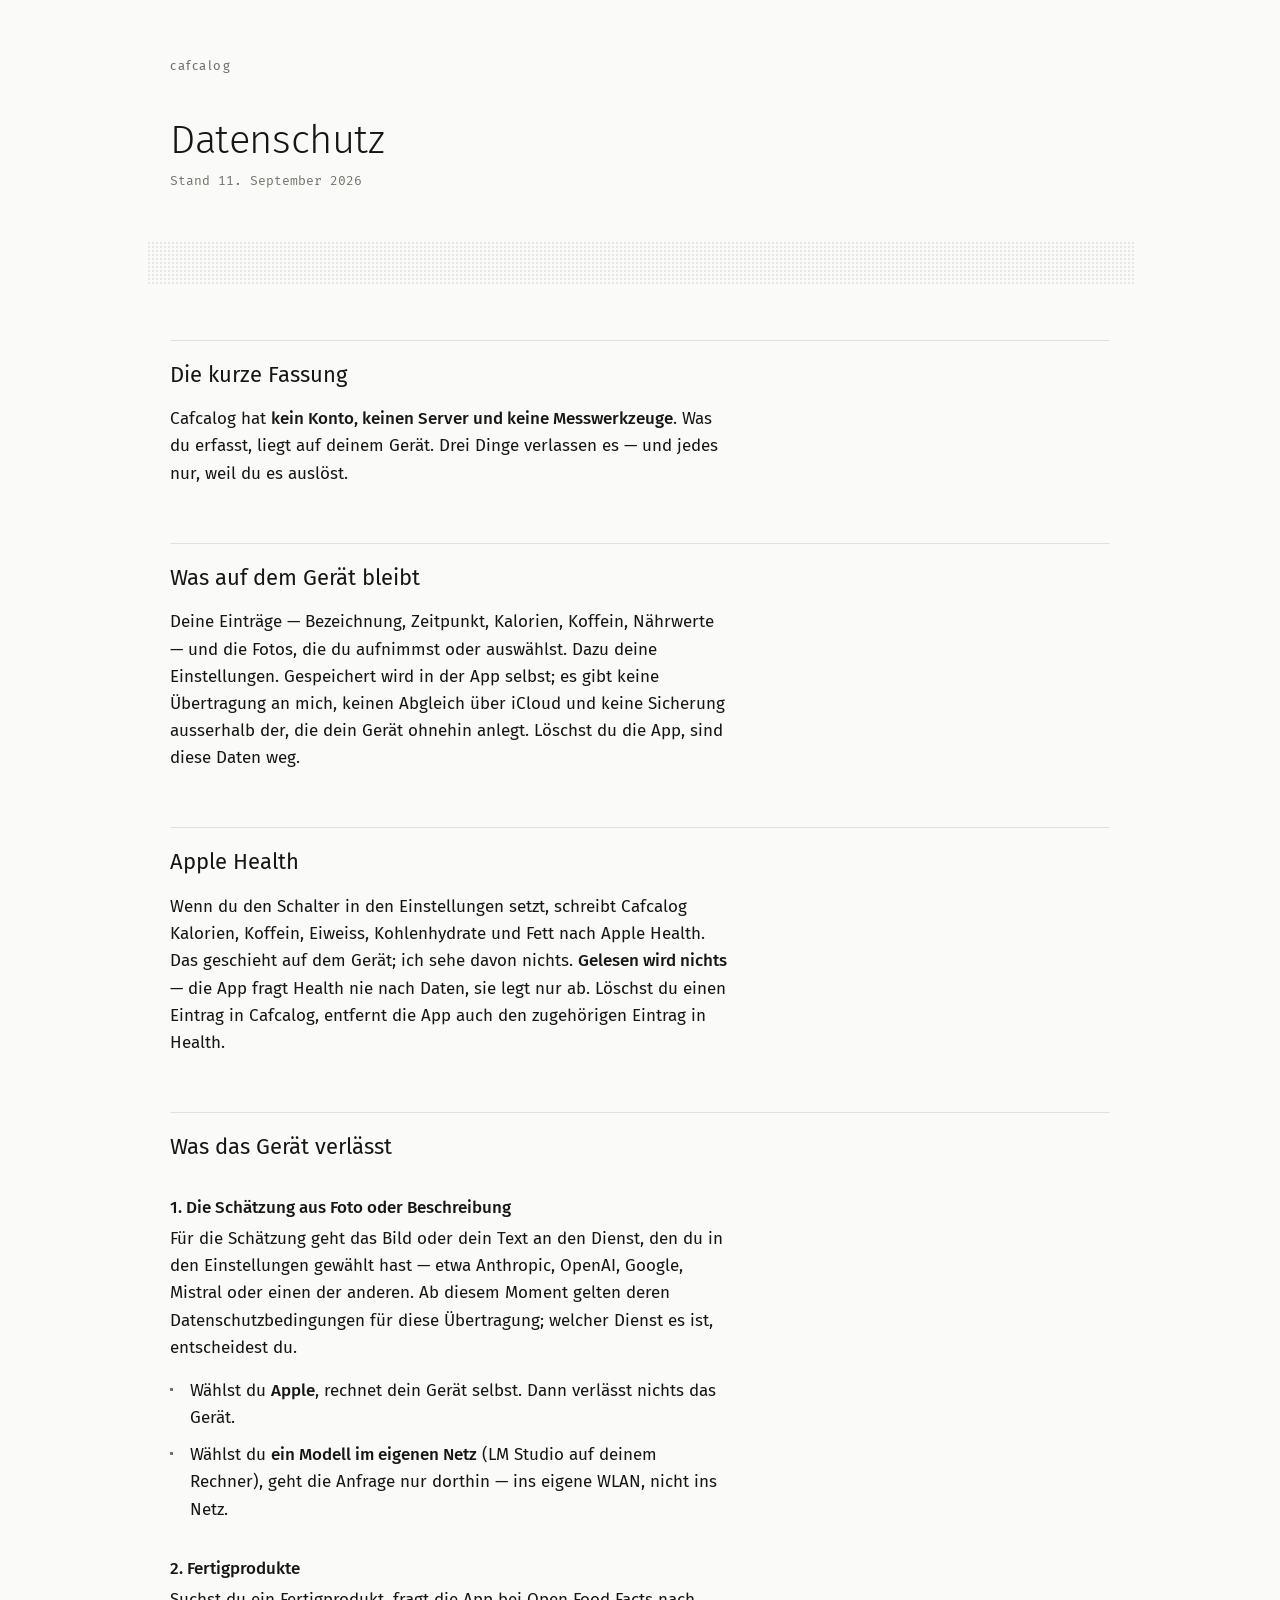
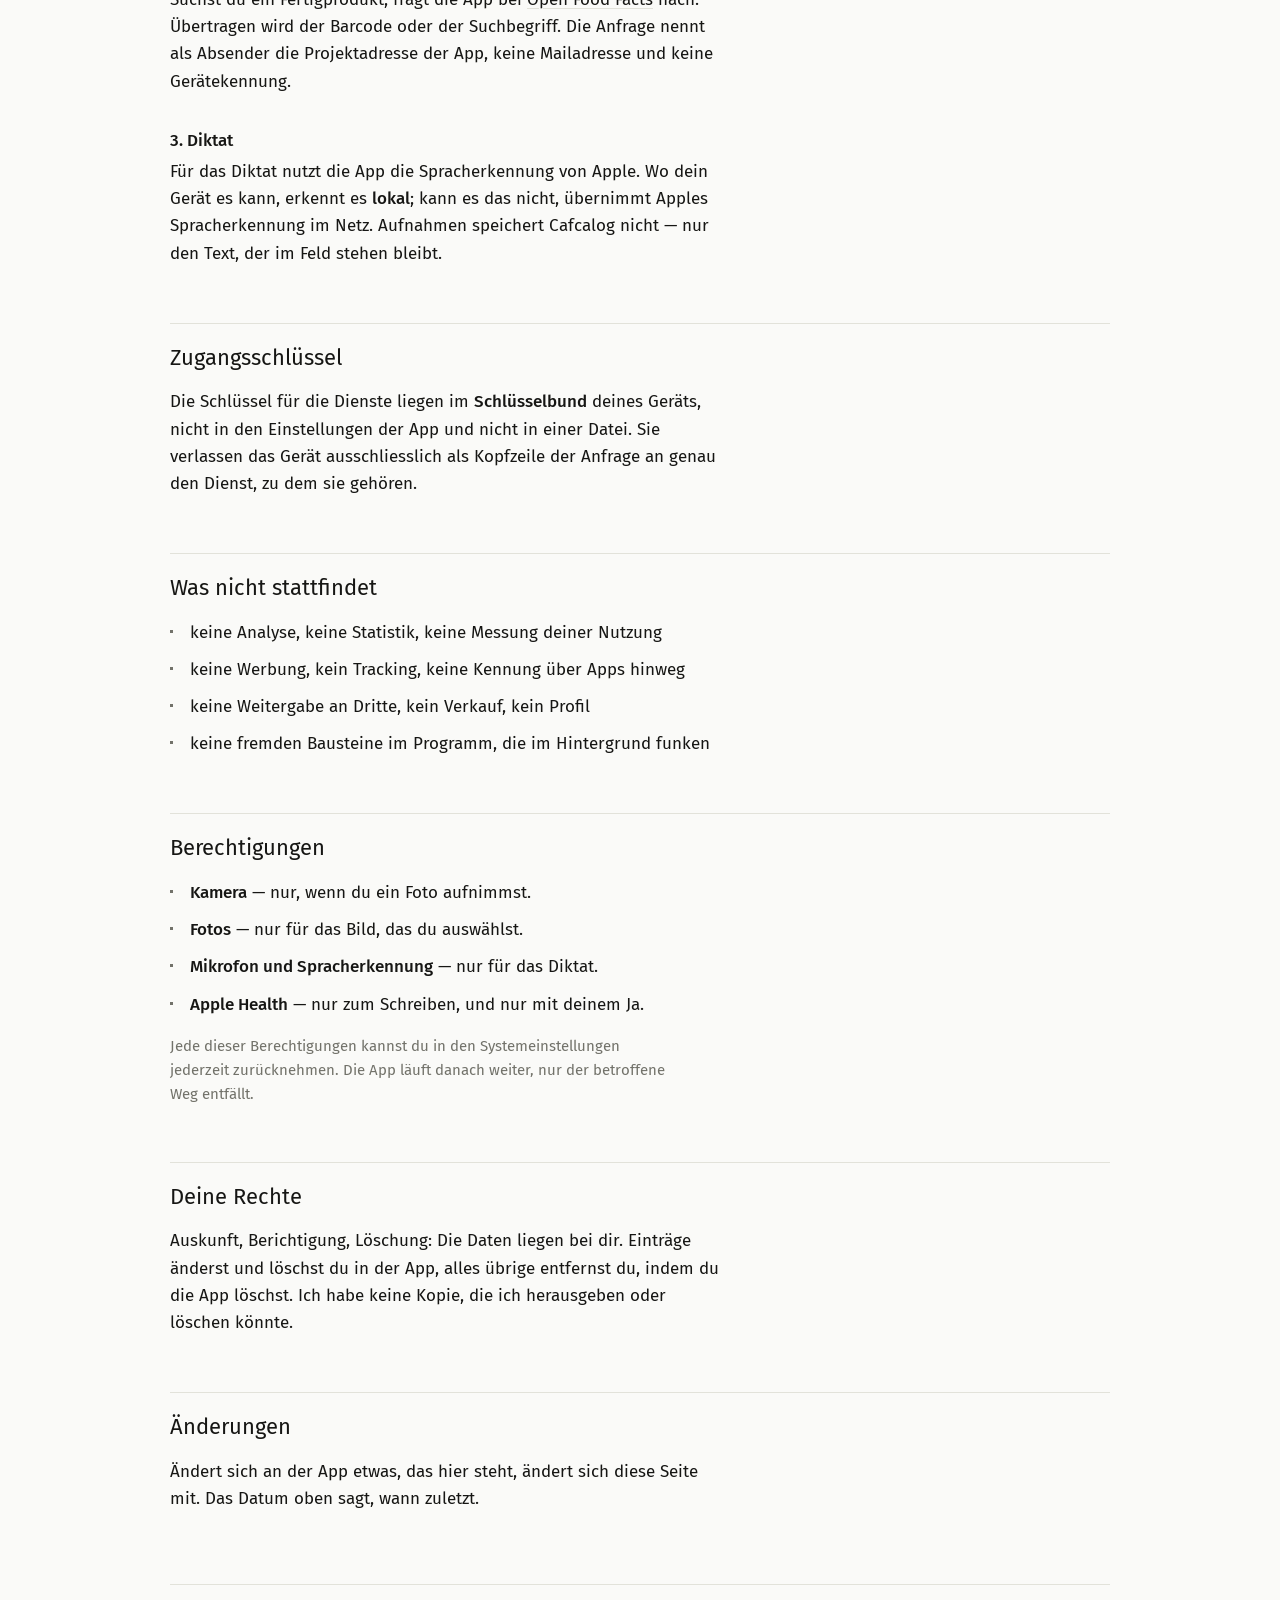
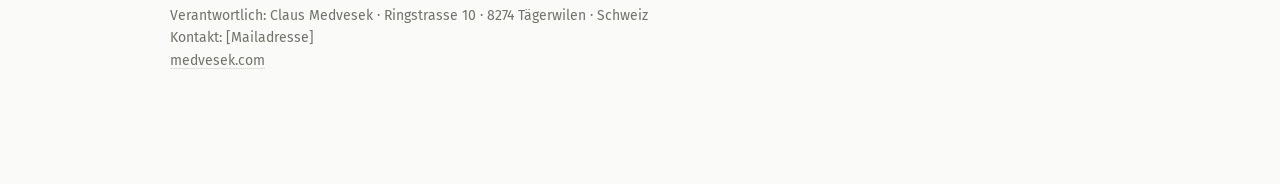
<file: web/datenschutz.html>
<!DOCTYPE html>
<html lang="de">
<head>
<meta charset="utf-8">
<meta name="viewport" content="width=device-width, initial-scale=1">
<title>Datenschutz — Cafcalog</title>
<meta name="description" content="Was Cafcalog speichert, was das Gerät verlässt und was nicht stattfindet.">
<link rel="preconnect" href="https://fonts.googleapis.com">
<link rel="preconnect" href="https://fonts.gstatic.com" crossorigin>
<link href="https://fonts.googleapis.com/css2?family=Fira+Mono&family=Fira+Sans:wght@300;400;500&display=swap" rel="stylesheet">
<link rel="stylesheet" href="cafcalog.css">
</head>
<body>
<main>

<header>
  <p class="marke">cafcalog</p>
  <h1>Datenschutz</h1>
  <p class="stand">Stand 11. September 2026</p>
</header>

<div class="raster"></div>

<h2>Die kurze Fassung</h2>
<p>
  Cafcalog hat <strong>kein Konto, keinen Server und keine Messwerkzeuge</strong>.
  Was du erfasst, liegt auf deinem Gerät. Drei Dinge verlassen es — und jedes
  nur, weil du es auslöst.
</p>

<h2>Was auf dem Gerät bleibt</h2>
<p>
  Deine Einträge — Bezeichnung, Zeitpunkt, Kalorien, Koffein, Nährwerte — und
  die Fotos, die du aufnimmst oder auswählst. Dazu deine Einstellungen.
  Gespeichert wird in der App selbst; es gibt keine Übertragung an mich, keinen
  Abgleich über iCloud und keine Sicherung ausserhalb der, die dein Gerät
  ohnehin anlegt. Löschst du die App, sind diese Daten weg.
</p>

<h2>Apple Health</h2>
<p>
  Wenn du den Schalter in den Einstellungen setzt, schreibt Cafcalog Kalorien,
  Koffein, Eiweiss, Kohlenhydrate und Fett nach Apple Health. Das geschieht auf
  dem Gerät; ich sehe davon nichts. <strong>Gelesen wird nichts</strong> — die
  App fragt Health nie nach Daten, sie legt nur ab. Löschst du einen Eintrag in
  Cafcalog, entfernt die App auch den zugehörigen Eintrag in Health.
</p>

<h2>Was das Gerät verlässt</h2>

<h3>1. Die Schätzung aus Foto oder Beschreibung</h3>
<p>
  Für die Schätzung geht das Bild oder dein Text an den Dienst, den du in den
  Einstellungen gewählt hast — etwa Anthropic, OpenAI, Google, Mistral oder
  einen der anderen. Ab diesem Moment gelten deren Datenschutzbedingungen für
  diese Übertragung; welcher Dienst es ist, entscheidest du.
</p>
<ul>
  <li>
    Wählst du <strong>Apple</strong>, rechnet dein Gerät selbst. Dann verlässt
    nichts das Gerät.
  </li>
  <li>
    Wählst du <strong>ein Modell im eigenen Netz</strong> (LM Studio auf deinem
    Rechner), geht die Anfrage nur dorthin — ins eigene WLAN, nicht ins Netz.
  </li>
</ul>

<h3>2. Fertigprodukte</h3>
<p>
  Suchst du ein Fertigprodukt, fragt die App bei
  <a href="https://world.openfoodfacts.org">Open Food Facts</a> nach. Übertragen
  wird der Barcode oder der Suchbegriff. Die Anfrage nennt als Absender die
  Projektadresse der App, keine Mailadresse und keine Gerätekennung.
</p>

<h3>3. Diktat</h3>
<p>
  Für das Diktat nutzt die App die Spracherkennung von Apple. Wo dein Gerät es
  kann, erkennt es <strong>lokal</strong>; kann es das nicht, übernimmt Apples
  Spracherkennung im Netz. Aufnahmen speichert Cafcalog nicht — nur den Text,
  der im Feld stehen bleibt.
</p>

<h2>Zugangsschlüssel</h2>
<p>
  Die Schlüssel für die Dienste liegen im <strong>Schlüsselbund</strong> deines
  Geräts, nicht in den Einstellungen der App und nicht in einer Datei. Sie
  verlassen das Gerät ausschliesslich als Kopfzeile der Anfrage an genau den
  Dienst, zu dem sie gehören.
</p>

<h2>Was nicht stattfindet</h2>
<ul>
  <li>keine Analyse, keine Statistik, keine Messung deiner Nutzung</li>
  <li>keine Werbung, kein Tracking, keine Kennung über Apps hinweg</li>
  <li>keine Weitergabe an Dritte, kein Verkauf, kein Profil</li>
  <li>keine fremden Bausteine im Programm, die im Hintergrund funken</li>
</ul>

<h2>Berechtigungen</h2>
<ul>
  <li><strong>Kamera</strong> — nur, wenn du ein Foto aufnimmst.</li>
  <li><strong>Fotos</strong> — nur für das Bild, das du auswählst.</li>
  <li><strong>Mikrofon und Spracherkennung</strong> — nur für das Diktat.</li>
  <li><strong>Apple Health</strong> — nur zum Schreiben, und nur mit deinem Ja.</li>
</ul>
<p class="leise">
  Jede dieser Berechtigungen kannst du in den Systemeinstellungen jederzeit
  zurücknehmen. Die App läuft danach weiter, nur der betroffene Weg entfällt.
</p>

<h2>Deine Rechte</h2>
<p>
  Auskunft, Berichtigung, Löschung: Die Daten liegen bei dir. Einträge änderst
  und löschst du in der App, alles übrige entfernst du, indem du die App
  löschst. Ich habe keine Kopie, die ich herausgeben oder löschen könnte.
</p>

<h2>Änderungen</h2>
<p>
  Ändert sich an der App etwas, das hier steht, ändert sich diese Seite mit.
  Das Datum oben sagt, wann zuletzt.
</p>

<footer>
  <p>
    Verantwortlich: Claus Medvesek · Ringstrasse 10 · 8274 Tägerwilen · Schweiz<br>
    Kontakt: [Mailadresse]<br>
    <a href="https://medvesek.com">medvesek.com</a>
  </p>
</footer>

</main>
</body>
</html>
</file>
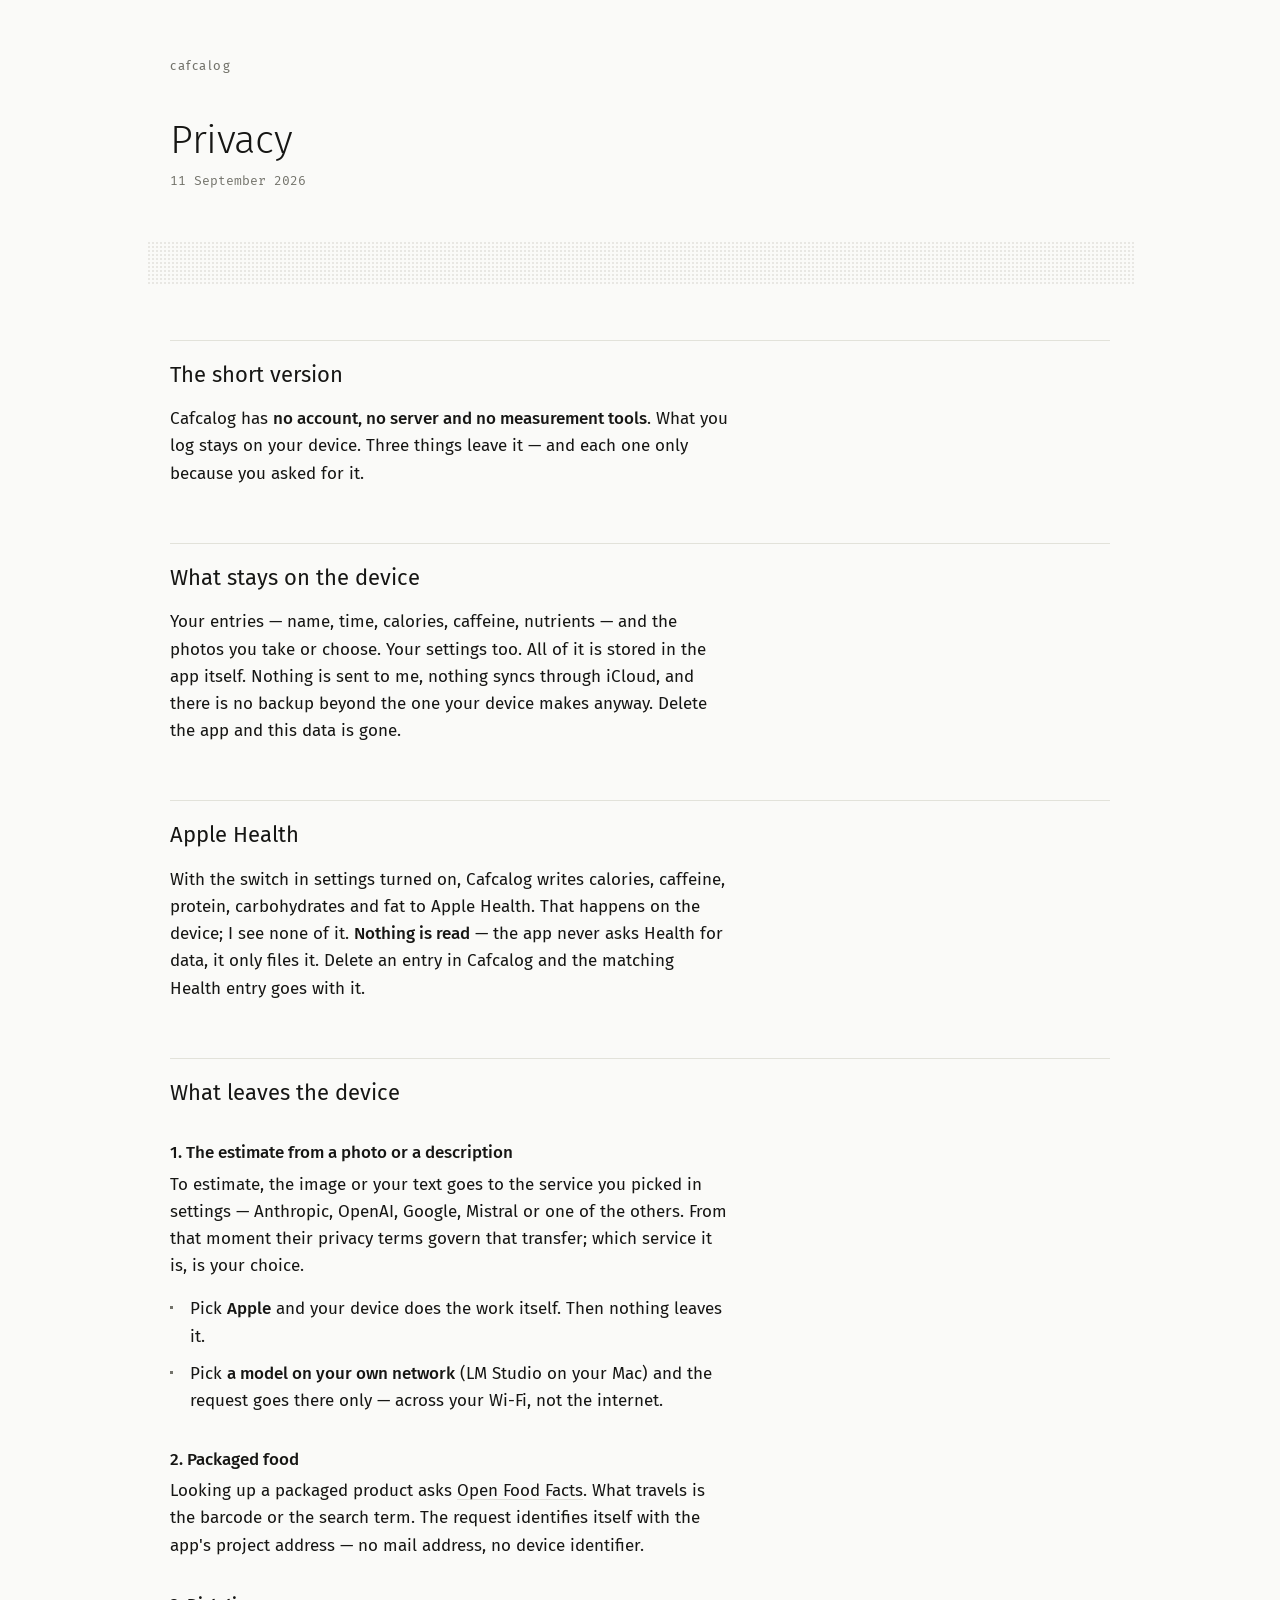
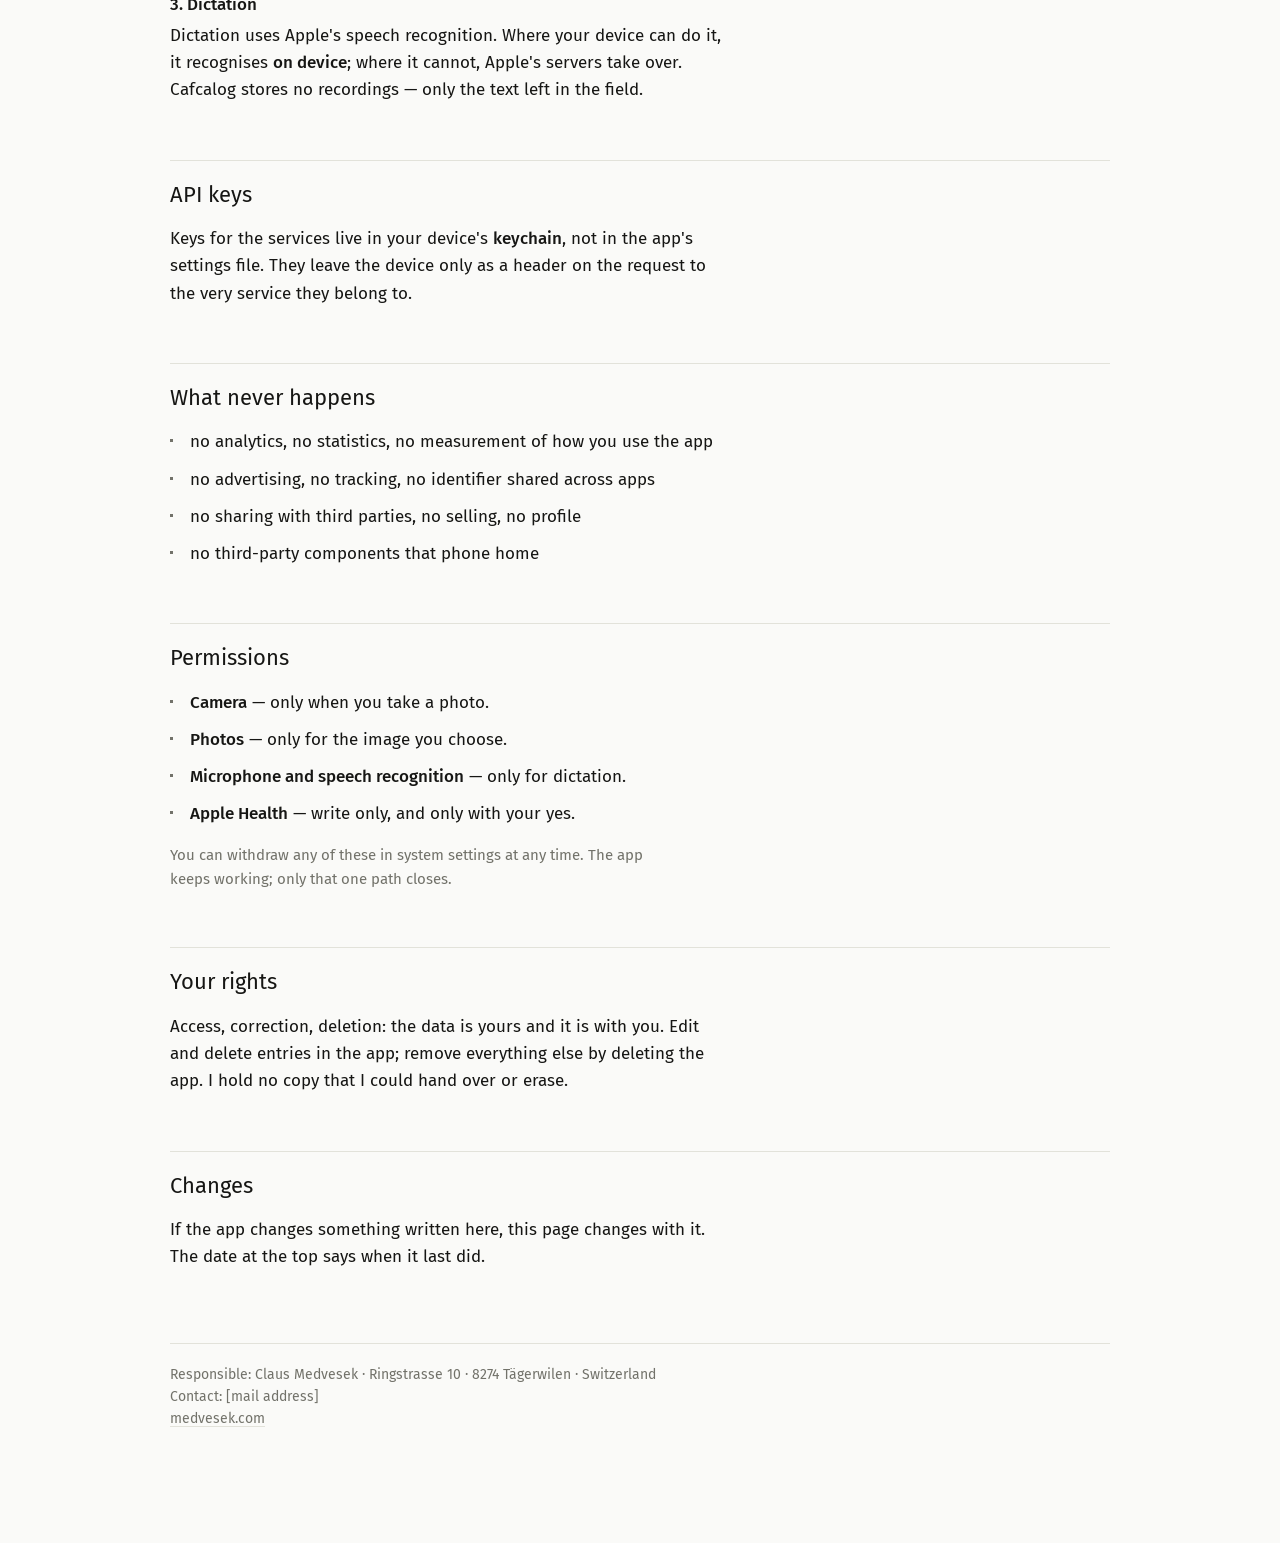
<file: web/privacy.html>
<!DOCTYPE html>
<html lang="en">
<head>
<meta charset="utf-8">
<meta name="viewport" content="width=device-width, initial-scale=1">
<title>Privacy — Cafcalog</title>
<meta name="description" content="What Cafcalog stores, what leaves your device, and what never happens.">
<link rel="preconnect" href="https://fonts.googleapis.com">
<link rel="preconnect" href="https://fonts.gstatic.com" crossorigin>
<link href="https://fonts.googleapis.com/css2?family=Fira+Mono&family=Fira+Sans:wght@300;400;500&display=swap" rel="stylesheet">
<link rel="stylesheet" href="cafcalog.css">
</head>
<body>
<main>

<header>
  <p class="marke">cafcalog</p>
  <h1>Privacy</h1>
  <p class="stand">11 September 2026</p>
</header>

<div class="raster"></div>

<h2>The short version</h2>
<p>
  Cafcalog has <strong>no account, no server and no measurement tools</strong>.
  What you log stays on your device. Three things leave it — and each one only
  because you asked for it.
</p>

<h2>What stays on the device</h2>
<p>
  Your entries — name, time, calories, caffeine, nutrients — and the photos you
  take or choose. Your settings too. All of it is stored in the app itself.
  Nothing is sent to me, nothing syncs through iCloud, and there is no backup
  beyond the one your device makes anyway. Delete the app and this data is gone.
</p>

<h2>Apple Health</h2>
<p>
  With the switch in settings turned on, Cafcalog writes calories, caffeine,
  protein, carbohydrates and fat to Apple Health. That happens on the device;
  I see none of it. <strong>Nothing is read</strong> — the app never asks Health
  for data, it only files it. Delete an entry in Cafcalog and the matching
  Health entry goes with it.
</p>

<h2>What leaves the device</h2>

<h3>1. The estimate from a photo or a description</h3>
<p>
  To estimate, the image or your text goes to the service you picked in
  settings — Anthropic, OpenAI, Google, Mistral or one of the others. From that
  moment their privacy terms govern that transfer; which service it is, is your
  choice.
</p>
<ul>
  <li>
    Pick <strong>Apple</strong> and your device does the work itself. Then
    nothing leaves it.
  </li>
  <li>
    Pick <strong>a model on your own network</strong> (LM Studio on your Mac)
    and the request goes there only — across your Wi-Fi, not the internet.
  </li>
</ul>

<h3>2. Packaged food</h3>
<p>
  Looking up a packaged product asks
  <a href="https://world.openfoodfacts.org">Open Food Facts</a>. What travels is
  the barcode or the search term. The request identifies itself with the app's
  project address — no mail address, no device identifier.
</p>

<h3>3. Dictation</h3>
<p>
  Dictation uses Apple's speech recognition. Where your device can do it, it
  recognises <strong>on device</strong>; where it cannot, Apple's servers take
  over. Cafcalog stores no recordings — only the text left in the field.
</p>

<h2>API keys</h2>
<p>
  Keys for the services live in your device's <strong>keychain</strong>, not in
  the app's settings file. They leave the device only as a header on the request
  to the very service they belong to.
</p>

<h2>What never happens</h2>
<ul>
  <li>no analytics, no statistics, no measurement of how you use the app</li>
  <li>no advertising, no tracking, no identifier shared across apps</li>
  <li>no sharing with third parties, no selling, no profile</li>
  <li>no third-party components that phone home</li>
</ul>

<h2>Permissions</h2>
<ul>
  <li><strong>Camera</strong> — only when you take a photo.</li>
  <li><strong>Photos</strong> — only for the image you choose.</li>
  <li><strong>Microphone and speech recognition</strong> — only for dictation.</li>
  <li><strong>Apple Health</strong> — write only, and only with your yes.</li>
</ul>
<p class="leise">
  You can withdraw any of these in system settings at any time. The app keeps
  working; only that one path closes.
</p>

<h2>Your rights</h2>
<p>
  Access, correction, deletion: the data is yours and it is with you. Edit and
  delete entries in the app; remove everything else by deleting the app. I hold
  no copy that I could hand over or erase.
</p>

<h2>Changes</h2>
<p>
  If the app changes something written here, this page changes with it. The date
  at the top says when it last did.
</p>

<footer>
  <p>
    Responsible: Claus Medvesek · Ringstrasse 10 · 8274 Tägerwilen · Switzerland<br>
    Contact: [mail address]<br>
    <a href="https://medvesek.com">medvesek.com</a>
  </p>
</footer>

</main>
</body>
</html>
</file>
<file: web/cafcalog.css>
/* Cafcalog im Netz — dieselbe Sprache wie die App: Papier, Tinte, Fira,
   Punktraster. Ein Stylesheet fuer alle Seiten, damit eine Aenderung an einer
   Stelle geschieht.

   Die Farbwerte sind die der App (DesignSystem.swift) und die der
   Figma-Variablen. Wer dort etwas aendert, aendert es hier mit. */

:root {
  --paper: #fafaf8;
  --ink: #161614;
  --ink-2: #72726a;
  --rule: #e2e2da;
  --matrix: #e8e7e3;
  --roast: #b4531f;
  --rand: 24px;
  --spalte: 640px;
}

/* Dunkel zweimal: einmal fuer die Systemwahl, einmal fuer eine ausdrueckliche
   Wahl am Wurzelelement. Sonst gewaenne das Betriebssystem gegen den Schalter
   einer Umgebung, die ihn setzt. */
@media (prefers-color-scheme: dark) {
  :root:not([data-theme="light"]) {
    --paper: #121211;
    --ink: #f0f0ea;
    --ink-2: #85857d;
    --rule: #2a2a27;
    --matrix: #222220;
    --roast: #e08a4e;
  }
}

:root[data-theme="dark"] {
    --paper: #121211;
    --ink: #f0f0ea;
    --ink-2: #85857d;
    --rule: #2a2a27;
    --matrix: #222220;
    --roast: #e08a4e;
}

* { box-sizing: border-box; }

html { -webkit-text-size-adjust: 100%; }

body {
  margin: 0;
  padding: 0 var(--rand) 96px;
  background: var(--paper);
  color: var(--ink);
  font-family: "Fira Sans", -apple-system, BlinkMacSystemFont, system-ui, sans-serif;
  font-weight: 400;
  font-size: 17px;
  line-height: 1.6;
  -webkit-font-smoothing: antialiased;
}

main { max-width: var(--spalte); margin: 0 auto; }

/* Das Punktband: dasselbe Raster wie der Zeitstrahl — Punkt 3, Teilung 4 —
   nur als Hintergrund gezeichnet statt als 1632 Elemente. */
.raster {
  height: 44px;
  margin: 0 calc(var(--rand) * -1);
  background-image: radial-gradient(var(--matrix) 1.4px, transparent 1.5px);
  background-size: 4px 4px;
  background-position: 1px 1px;
}

header { padding: 56px 0 0; }

.marke {
  font-size: 13px;
  letter-spacing: 0.12em;
  text-transform: lowercase;
  color: var(--ink-2);
  margin: 0 0 40px;
}

h1 {
  font-weight: 300;
  font-size: 40px;
  line-height: 1.15;
  letter-spacing: -0.01em;
  margin: 0 0 8px;
}

.stand {
  font-family: "Fira Mono", ui-monospace, SFMono-Regular, Menlo, monospace;
  font-size: 13px;
  color: var(--ink-2);
  margin: 0 0 48px;
}

h2 {
  font-weight: 400;
  font-size: 22px;
  line-height: 1.3;
  margin: 56px 0 16px;
  padding-top: 20px;
  border-top: 1px solid var(--rule);
}

h3 {
  font-weight: 500;
  font-size: 17px;
  margin: 32px 0 4px;
}

p { margin: 0 0 16px; max-width: 62ch; }

a { color: var(--ink); text-decoration-color: var(--rule); text-underline-offset: 3px; }
a:hover { text-decoration-color: var(--ink-2); }

strong { font-weight: 500; }

ul { margin: 0 0 16px; padding-left: 0; list-style: none; }

li {
  position: relative;
  padding-left: 20px;
  margin-bottom: 10px;
  max-width: 62ch;
}

/* Der Aufzaehlungspunkt ist ein Rasterpunkt, kein Bullet. */
li::before {
  content: "";
  position: absolute;
  left: 0;
  top: 11px;
  width: 3px;
  height: 3px;
  background: var(--ink-2);
}

.leise { color: var(--ink-2); font-size: 15px; }

.zahl {
  font-family: "Fira Mono", ui-monospace, SFMono-Regular, Menlo, monospace;
  font-variant-numeric: tabular-nums;
}

footer {
  margin-top: 72px;
  padding-top: 20px;
  border-top: 1px solid var(--rule);
  color: var(--ink-2);
  font-size: 14px;
}

footer a { color: var(--ink-2); }

@media (max-width: 480px) {
  h1 { font-size: 32px; }
  body { font-size: 16px; }
}

/* ——— Startseite ——————————————————————————————————————————————————
   Nur was die Promo-Seite zusätzlich braucht. Die Datenschutzseite kommt mit
   dem Satz darüber aus. */

.held { padding: 72px 0 8px; }

.held h1 {
  font-size: 56px;
  line-height: 1.05;
  margin-bottom: 24px;
}

.lead {
  font-size: 21px;
  line-height: 1.5;
  font-weight: 300;
  max-width: 30ch;
  margin-bottom: 32px;
}

/* Der Knopf ist eine Zeile mit Linie darunter, keine Schaltfläche mit
   Schlagschatten — dieselbe Machart wie die stillen Wege in der App. */
.laden {
  display: inline-block;
  font-size: 17px;
  font-weight: 500;
  text-decoration: none;
  color: var(--ink);
  border-bottom: 1px solid var(--ink);
  padding-bottom: 4px;
}

.laden[aria-disabled="true"] {
  color: var(--ink-2);
  border-bottom-color: var(--rule);
  cursor: default;
}

.block { margin-top: 72px; }

/* Text und Bild nebeneinander, ab Tabletbreite. Darunter untereinander —
   ein Telefonbild neben zwei Zeilen Text wäre beides zu klein. */
.paar {
  display: grid;
  gap: 32px;
  align-items: start;
}

@media (min-width: 720px) {
  :root { --spalte: 940px; }
  .paar { grid-template-columns: 1fr 320px; gap: 56px; }
  .paar.gedreht { grid-template-columns: 320px 1fr; }
  .paar.gedreht .bild { order: -1; }
  .held h1 { font-size: 72px; }
}

.bild {
  margin: 0;
  border: 1px solid var(--rule);
  background: var(--paper);
}

.bild img { display: block; width: 100%; height: auto; }

.bild figcaption {
  font-size: 13px;
  color: var(--ink-2);
  padding: 8px 10px;
  border-top: 1px solid var(--rule);
}

.werte {
  display: grid;
  gap: 4px 24px;
  margin: 24px 0 0;
  padding: 0;
}

@media (min-width: 560px) {
  .werte { grid-template-columns: repeat(3, 1fr); }
}

.werte div { border-top: 1px solid var(--rule); padding-top: 10px; }

.werte dt {
  font-family: "Fira Mono", ui-monospace, SFMono-Regular, Menlo, monospace;
  font-size: 24px;
  margin: 0;
}

.werte dd {
  margin: 2px 0 0;
  font-size: 14px;
  color: var(--ink-2);
}

/* ——— Promo-Seite —————————————————————————————————————————————
   Die breite Buehne fuer die Bildergalerien: zwoelf Spalten, wie der
   Zeitstrahl Viertelstunden hat. Alles, was ein Bild traegt, rastet auf
   Spalten; die Spannen heissen nach ihrer Breite (.k-6 = halbe Buehne).
   Unter 720 px wird aus zwoelf Spalten deren Sechstel — zwei Schirme
   nebeneinander, wie im App Store. */

.promo { max-width: var(--spalte); }

@media (min-width: 720px) {
  .promo {
    --spalte: 1080px;
    --rand: 40px;
  }
  .galerie { grid-template-columns: repeat(12, 1fr); }
  .k-3 { grid-column: span 3; }
  .k-4 { grid-column: span 4; }
  .k-6 { grid-column: span 6; }
  .k-8 { grid-column: span 8; }
  .k-12 { grid-column: 1 / -1; }
}

@media (min-width: 1080px) {
  .promo { --spalte: 1280px; }
}

.galerie {
  display: grid;
  grid-template-columns: repeat(2, 1fr);
  gap: 24px;
  margin: 0;
  padding: 0;
  list-style: none;
}

.galerie li { padding: 0; max-width: none; }
.galerie li::before { display: none; }

/* Untereinander waere der Streifen endlos; die kleinen Schirme bleiben
   nebeneinander, die grossen nehmen die ganze Breite. */
.galerie .k-6, .galerie .k-8, .galerie .k-12 { grid-column: 1 / -1; }

/* Ein Schirm in der Galerie: derselbe Rahmen wie ueberall, nur ohne
   Bildunterschrift-Zwang — die steht wahlweise darunter. */
.galerie .bild { margin: 0; }

/* Die Textkachel im Mosaik: kein Bild, nur Satz auf Flaeche. */
.spruch {
  margin: 0;
  border: 1px solid var(--rule);
  padding: 24px;
  display: flex;
  flex-direction: column;
  justify-content: space-between;
  min-height: 240px;
}

.spruch p {
  font-weight: 300;
  font-size: 22px;
  line-height: 1.4;
  margin: 0;
}

.spruch footer {
  border: 0;
  margin: 16px 0 0;
  padding: 0;
  font-size: 13px;
  font-family: "Fira Mono", ui-monospace, monospace;
}

/* Das Punktband als Abschnittswechsel — auf der Promo oefters. */
.promo .raster { margin-top: 72px; margin-bottom: 72px; }

/* ——— Rundgang — Bewegung —————————————————————————————————————
   Der Hero ist eine Flaeche mit dem Tag-Band aus three.js dahinter;
   der Satz steht vor ihm, auf Papier. Ohne JavaScript bleibt der Hero
   eine schlichte Ueberschrift ueber viel Weissraum. */

.erlebnis .held {
  position: relative;
  min-height: 86vh;
  min-height: 86svh;
  display: flex;
  flex-direction: column;
  justify-content: flex-end;
  padding: 72px 0 8px;
}

#tagband {
  position: absolute;
  inset: 0;
  overflow: hidden;
  pointer-events: auto;
}

#tagband canvas { display: block; width: 100%; height: 100%; }

/* Der Satz bleibt ueber dem Band und laesst sich weiter markieren. */
.erlebnis .held > *:not(#tagband) { position: relative; }

/* Weissraum: der Rundgang traegt weitere Abstaende als die Promo —
   die Sektionen sollen einzeln stehen, nicht aneinanderdrängen. */
.erlebnis .block { margin-top: 128px; }
.erlebnis .held { padding-top: 104px; }

/* ——— Der Zeitstrahl ———————————————————————————————————————————— */

.strahlhalter { margin: 0; border: 1px solid var(--rule); background: var(--paper); }

.strahlhalter svg { display: block; width: 100%; height: auto; }

.strahlhalter figcaption {
  font-size: 13px;
  color: var(--ink-2);
  font-family: "Fira Mono", ui-monospace, monospace;
  padding: 10px 12px 12px;
  border-top: 1px solid var(--rule);
}

/* Die Legende unter dem Strahl: vier Fakten, je mit einer Linie. */
.legende {
  display: grid;
  gap: 12px 32px;
  grid-template-columns: repeat(auto-fit, minmax(200px, 1fr));
  margin: 32px 0 0;
  padding: 0;
}

.legende div { border-top: 1px solid var(--rule); padding-top: 10px; }

.legende dt {
  font-size: 13px;
  font-weight: 500;
  margin: 0;
}

.legende dd {
  margin: 4px 0 0;
  font-size: 14px;
  color: var(--ink-2);
}

/* ——— Die Anzeigen —————————————————————————————————————————————— */

.anzeige { padding: 40px 32px; margin: 0; align-items: center; }

.anzeige img { display: block; width: 100%; height: auto; }

/* Das Flipwerk im Katalog: weisse Karte mit Linie — Weiss auf Weiss,
   die Zeichnung traegt Linie und Ziffer, keine Flaeche. */
.flipwerk {
  display: flex;
  gap: 14px;
  justify-content: center;
  width: 100%;
}

.flipkarte {
  position: relative;
  width: 72px;
  height: 100px;
  border-radius: 5px;
  background: #ffffff;
  border: 1px solid var(--rule);
  display: flex;
  align-items: center;
  justify-content: center;
}

.flipkarte .ziffer {
  font-family: "Fira Sans", system-ui, sans-serif;
  font-weight: 300;
  font-size: 56px;
  line-height: 1;
  color: var(--ink);
  transform: perspective(300px) rotateX(4deg);
}

.flipkarte .fuge {
  position: absolute;
  left: 0; right: 0; top: 50%;
  height: 1px;
  background: var(--rule);
  transform: translateY(-0.5px);
}

.flipkarte::before, .flipkarte::after {
  content: "";
  position: absolute;
  top: calc(50% - 3px);
  width: 3px; height: 6px;
  border: 1px solid var(--rule);
}

.flipkarte::before { left: 2px; }
.flipkarte::after { right: 2px; }

/* ——— Das Laufband der Sorten ——————————————————————————————————
   Eine Reihe, die am Scrollen vorbeizieht. Der Rand geht bis an die
   Fensterkante — das Band ist ein Vorbeilaufen, kein Kasten. */

.laufband {
  overflow: hidden;
  margin: 40px calc(var(--rand) * -1) 0;
  padding: 4px var(--rand);
}

.laufstrecke {
  display: flex;
  gap: 16px;
  list-style: none;
  margin: 0;
  padding: 0;
  width: max-content;
}

.laufstrecke li::before { display: none; }

.sorte figure {
  margin: 0;
  width: 200px;
  border: 1px solid var(--rule);
  background: var(--paper);
}

.sorte.gross figure { width: 300px; }

.sorte img {
  display: block;
  width: 100%;
  aspect-ratio: 1;
  object-fit: cover;
}

.sorte figcaption { padding: 10px 12px 12px; }

.sortenname { font-size: 14px; font-weight: 500; margin: 0; }

.sortenwerte {
  font-family: "Fira Mono", ui-monospace, monospace;
  font-size: 12px;
  color: var(--ink-2);
  margin: 4px 0 0;
}

.sortenwerte .roast { color: var(--roast); }

.sortentext { font-size: 13px; line-height: 1.5; margin: 10px 0 0; }

.sortenort {
  font-size: 12px;
  color: var(--ink-2);
  margin: 10px 0 0;
  padding-top: 8px;
  border-top: 1px solid var(--rule);
}

/* ——— Der Streifen des Tages ————————————————————————————————————
   Acht Schirme auf einem Lauf; darunter die Uhr, die mitschreitet.
   Unter 720 px entfällt der Lauf: die Schirme reihen sich zweispaltig. */

.streifen { margin-top: 40px; }

.streifen-track {
  display: flex;
  gap: 24px;
  list-style: none;
  margin: 0;
  padding: 0;
}

.streifen-track li::before { display: none; }

.streich { flex: none; }

.streich .bild { width: 280px; }

.fortschritt {
  position: relative;
  height: 28px;
  margin-top: 28px;
  font-family: "Fira Mono", ui-monospace, monospace;
  font-size: 12px;
  color: var(--ink-2);
}

.fortschritt-linie {
  position: absolute;
  left: 48px; right: 48px; top: 13px;
  height: 1px;
  background: var(--rule);
}

.fortschritt-punkt {
  position: absolute;
  top: 10px; left: 48px;
  width: 7px; height: 7px;
  border-radius: 50%;
  background: var(--ink);
}

.fortschritt-von { position: absolute; left: 0; top: 4px; }
.fortschritt-bis { position: absolute; right: 0; top: 4px; }

@media (max-width: 719px) {
  .laufband { margin-inline: 0; padding: 0; }
  .sorte figure, .sorte.gross figure { width: 164px; }
  .sorte.gross figure { width: calc(100vw - var(--rand) * 2 - 40px); }
  .streifen-track { flex-wrap: wrap; }
  .streich { width: calc(50% - 12px); }
  .streich .bild { width: 100%; }
  .fortschritt { display: none; }
}

/* ——— Der Katalog — weisse Fassung ——————————————————————————————
   Braun-Anleitung: reines Weiss, Tinte, Linien, nummerierte Kapitel.
   Ein Bestandteil je Kapitel, hervorgehoben wie ein Bauteil. */

.katalog {
  /* Alle Werte festgenagelt, nicht nur das Papier: im Dunkelmodus des
     Systems wuerde :root sonst die Tinte aufhell drehen — weisse Schrift
     auf weissem Grund. Der Katalog ist ein Blatt Papier; er bleibt eins. */
  --paper: #ffffff;
  --ink: #161614;
  --ink-2: #72726a;
  --rule: #e2e2da;
  --matrix: #f0f0ee;
  --roast: #b4531f;
  --rand: clamp(24px, 6vw, 96px);
  max-width: 1120px;
}

.katalog .raster { opacity: 0.55; }

/* Grosszuegigkeit: jedes Kapitel nimmt sich seinen vertikalen Raum,
   bevor das naechste beginnt — Zeit zum Lesen, Zeit zum Scrollen. */
.katalog .kapitel { margin-top: 264px; }

.katalog .held { padding-top: 132px; padding-bottom: 48px; }

.katalog .held h1 { font-size: 64px; }

.katalog .block { margin-top: 264px; }

.katalog .raster { margin-top: 132px; margin-bottom: 132px; }

.katalog .buehne { padding: clamp(32px, 5vw, 72px); }

.katalog footer { margin-top: 176px; }

@media (max-width: 719px) {
  .katalog .kapitel { margin-top: 176px; }
  .katalog .held h1 { font-size: 44px; }
}

.katalog .kapitel {
  display: grid;
  grid-template-columns: 1fr;
  gap: 24px;
}

@media (min-width: 880px) {
  .katalog .kapitel { grid-template-columns: 240px 1fr; gap: 56px; }
}

/* Der Umschalter kcal/mg — das Schluessellement der App, hier auf das
   Vierfache vergroessert (44 -> 176 hoch). Die Masse folgen TodayView:
   Kapsel auf Rule, zwei Pillen; die ruhende Pille traegt ihre Farbe,
   die aktive ihre Fuellung. */
.umschalter {
  display: inline-flex;
  gap: 16px;
  padding: 16px;
  background: var(--rule);
  border-radius: 88px;
  margin: 40px 0 8px;
}

.umschalter .segment {
  min-width: 224px;
  height: 144px;
  display: flex;
  align-items: center;
  justify-content: center;
  border-radius: 72px;
  background: var(--paper);
  font-family: "Fira Sans", system-ui, sans-serif;
  font-weight: 500;
  font-size: 56px;
  transition: background 0.35s ease, color 0.35s ease;
}

.umschalter .segment.kcal { color: var(--ink); }
.umschalter .segment.mg { color: var(--roast); }

.umschalter[data-aktiv="mg"] .segment.mg {
  background: var(--roast);
  color: var(--paper);
}

.umschalter[data-aktiv="kcal"] .segment.kcal {
  background: var(--ink);
  color: var(--paper);
}

.umschalter-wort {
  font-size: 14px;
  color: var(--ink-2);
  margin: 12px 0 0;
}

/* Die Kapitelnummer: ein Quadrat mit Ziffer, wie auf Braun-Papieren. */
.katalog .nummer {
  display: flex;
  align-items: center;
  gap: 12px;
  font-family: "Fira Mono", ui-monospace, monospace;
  font-size: 13px;
  color: var(--ink-2);
  margin: 0 0 8px;
}

.katalog .nummer::before {
  content: "";
  width: 22px; height: 22px;
  border: 1px solid var(--ink);
  display: inline-flex;
  align-items: center;
  justify-content: center;
  font-size: 12px;
  color: var(--ink);
}

.katalog .kapitel h2 {
  border-top: 0;
  padding-top: 0;
  margin: 8px 0 12px;
  font-weight: 300;
  font-size: 26px;
}

.katalog .kapitel p { max-width: 56ch; }

/* Die Buehne: weisse Flaeche mit Linie, das Bauteil darauf. */
.buehne {
  border: 1px solid var(--rule);
  background: var(--paper);
  padding: clamp(24px, 4vw, 56px);
  margin: 0;
}

/* Das Seitenlayout als Schema: ein Drahtgitter des Startschirms. */
.schema { aspect-ratio: 393 / 760; max-width: 340px; margin: 0 auto; }

.schema .feld {
  stroke: var(--ink-2);
  fill: none;
  stroke-width: 1;
}

.schema .heftig { stroke: var(--ink); }

.schema text {
  font-family: "Fira Mono", ui-monospace, monospace;
  font-size: 11px;
  fill: var(--ink-2);
}

/* Die Inhaltsseite: reine Typografie mit Linien. */
.inhalt { list-style: none; margin: 0; padding: 0; }

.inhalt li {
  display: flex;
  justify-content: space-between;
  gap: 16px;
  padding: 12px 0;
  border-bottom: 1px solid var(--rule);
  max-width: none;
}

.inhalt li::before { display: none; }

.inhalt .wann {
  font-family: "Fira Mono", ui-monospace, monospace;
  font-size: 13px;
  color: var(--ink-2);
  min-width: 52px;
}

.inhalt .was { flex: 1; font-size: 16px; }

.inhalt .wieviel {
  font-family: "Fira Mono", ui-monospace, monospace;
  font-size: 15px;
  font-variant-numeric: tabular-nums;
}

/* Die Detailseite eines Kaffees als Inhaltsseite: Bild oben rechts,
   darunter die Bestandteile als Zeilen. */
.detailkopf {
  display: flex;
  justify-content: space-between;
  gap: 24px;
  align-items: flex-start;
}

.detailbild {
  width: 96px;
  aspect-ratio: 1;
  object-fit: cover;
  border: 1px solid var(--rule);
  display: block;
}

.wieviel.roast, .roast { color: var(--roast); }

/* Die Cafe-Galerie: Quadrate mit Linie, Weiss dazwischen. */
.cafe-galerie {
  display: grid;
  grid-template-columns: repeat(3, 1fr);
  gap: 20px;
  list-style: none;
  margin: 0; padding: 0;
}

.cafe-galerie li::before { display: none; }

.cafe-galerie figure {
  margin: 0;
  border: 1px solid var(--rule);
  background: var(--paper);
}

.cafe-galerie img { display: block; width: 100%; aspect-ratio: 1; object-fit: cover; }

.cafe-galerie figcaption {
  font-family: "Fira Mono", ui-monospace, monospace;
  font-size: 12px;
  color: var(--ink-2);
  padding: 8px 10px;
  border-top: 1px solid var(--rule);
}

/* Die Auswahlmaske: Kacheln mit Punktbalken, nachgebaut. */
.maske {
  display: grid;
  grid-template-columns: repeat(3, 1fr);
  gap: 14px;
  list-style: none;
  margin: 0; padding: 0;
}

.maske li::before { display: none; }

.maske .kachel {
  border: 1px solid var(--rule);
  padding: 14px;
  margin: 0;
}

.maske .kachelname { font-size: 14px; margin: 10px 0 0; }

.maske .kachelwerte {
  font-family: "Fira Mono", ui-monospace, monospace;
  font-size: 12px;
  color: var(--ink-2);
  margin: 2px 0 0;
}

/* Ein Punktbalken: Punkte in einer Reihe, an/aus nach Fortschritt. */
.balken { display: flex; gap: 4px; }

.balken i {
  width: 7px; height: 7px;
  border-radius: 50%;
  background: var(--matrix);
  display: block;
}

.balken i.an { background: var(--ink); }
.balken.mg i.an { background: var(--roast); }

/* Links-Rechts: beide Paare nebeneinander, gemeinsame Wendung. */
.wechsel-paar {
  display: grid;
  gap: 20px;
  grid-template-columns: 1fr;
}

@media (min-width: 760px) {
  .wechsel-paar { grid-template-columns: 1fr 1fr; }
}

.wechsel { perspective: 1400px; }

.wechsel-licht {
  position: relative;
  width: min(300px, 72vw);
  margin: 0 auto;
  transform-style: preserve-3d;
}

.wechsel-karte {
  backface-visibility: hidden;
  margin: 0;
  transform: rotateY(0deg);
}

.wechsel-karte.rueck { position: absolute; inset: 0; transform: rotateY(180deg); }

.wechsel-karte img { display: block; width: 100%; height: auto; }

.wechsel-hinweis {
  text-align: center;
  font-family: "Fira Mono", ui-monospace, monospace;
  font-size: 12px;
  color: var(--ink-2);
  margin-top: 16px;
}
</file>
